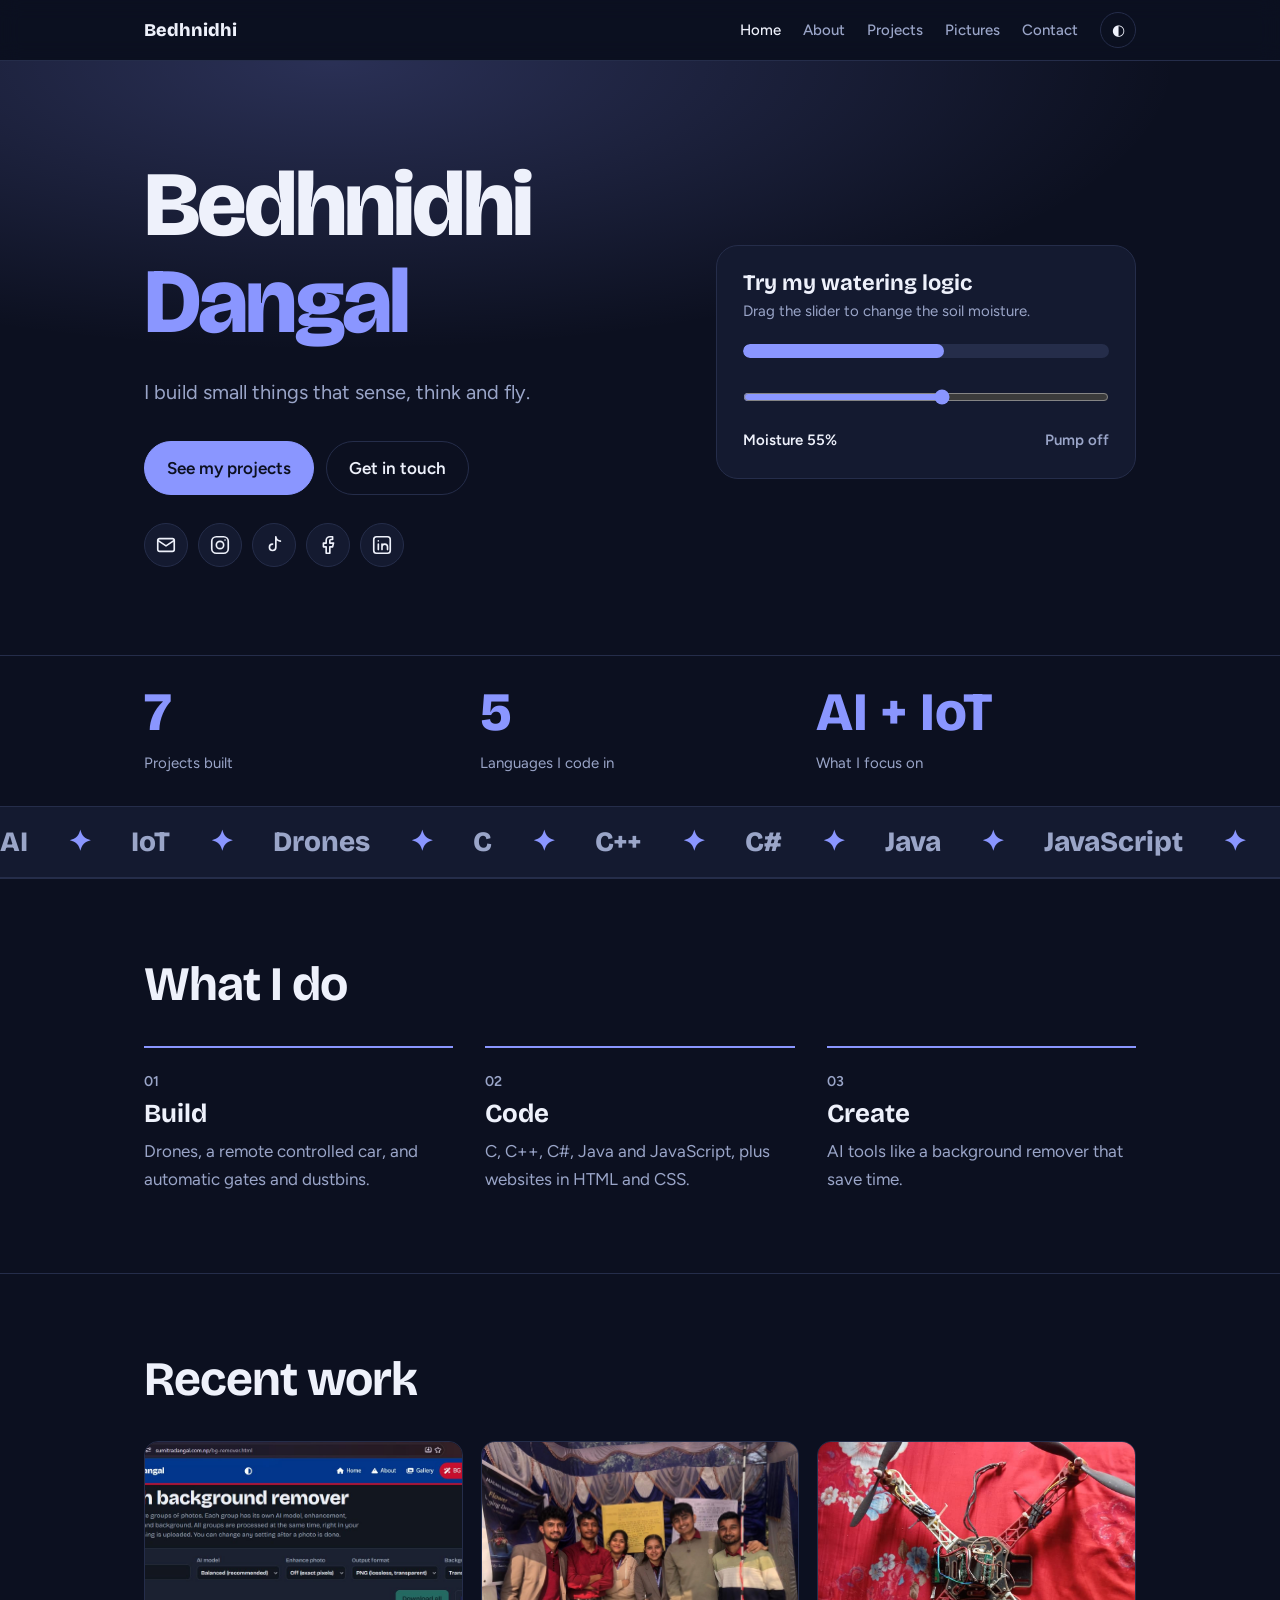
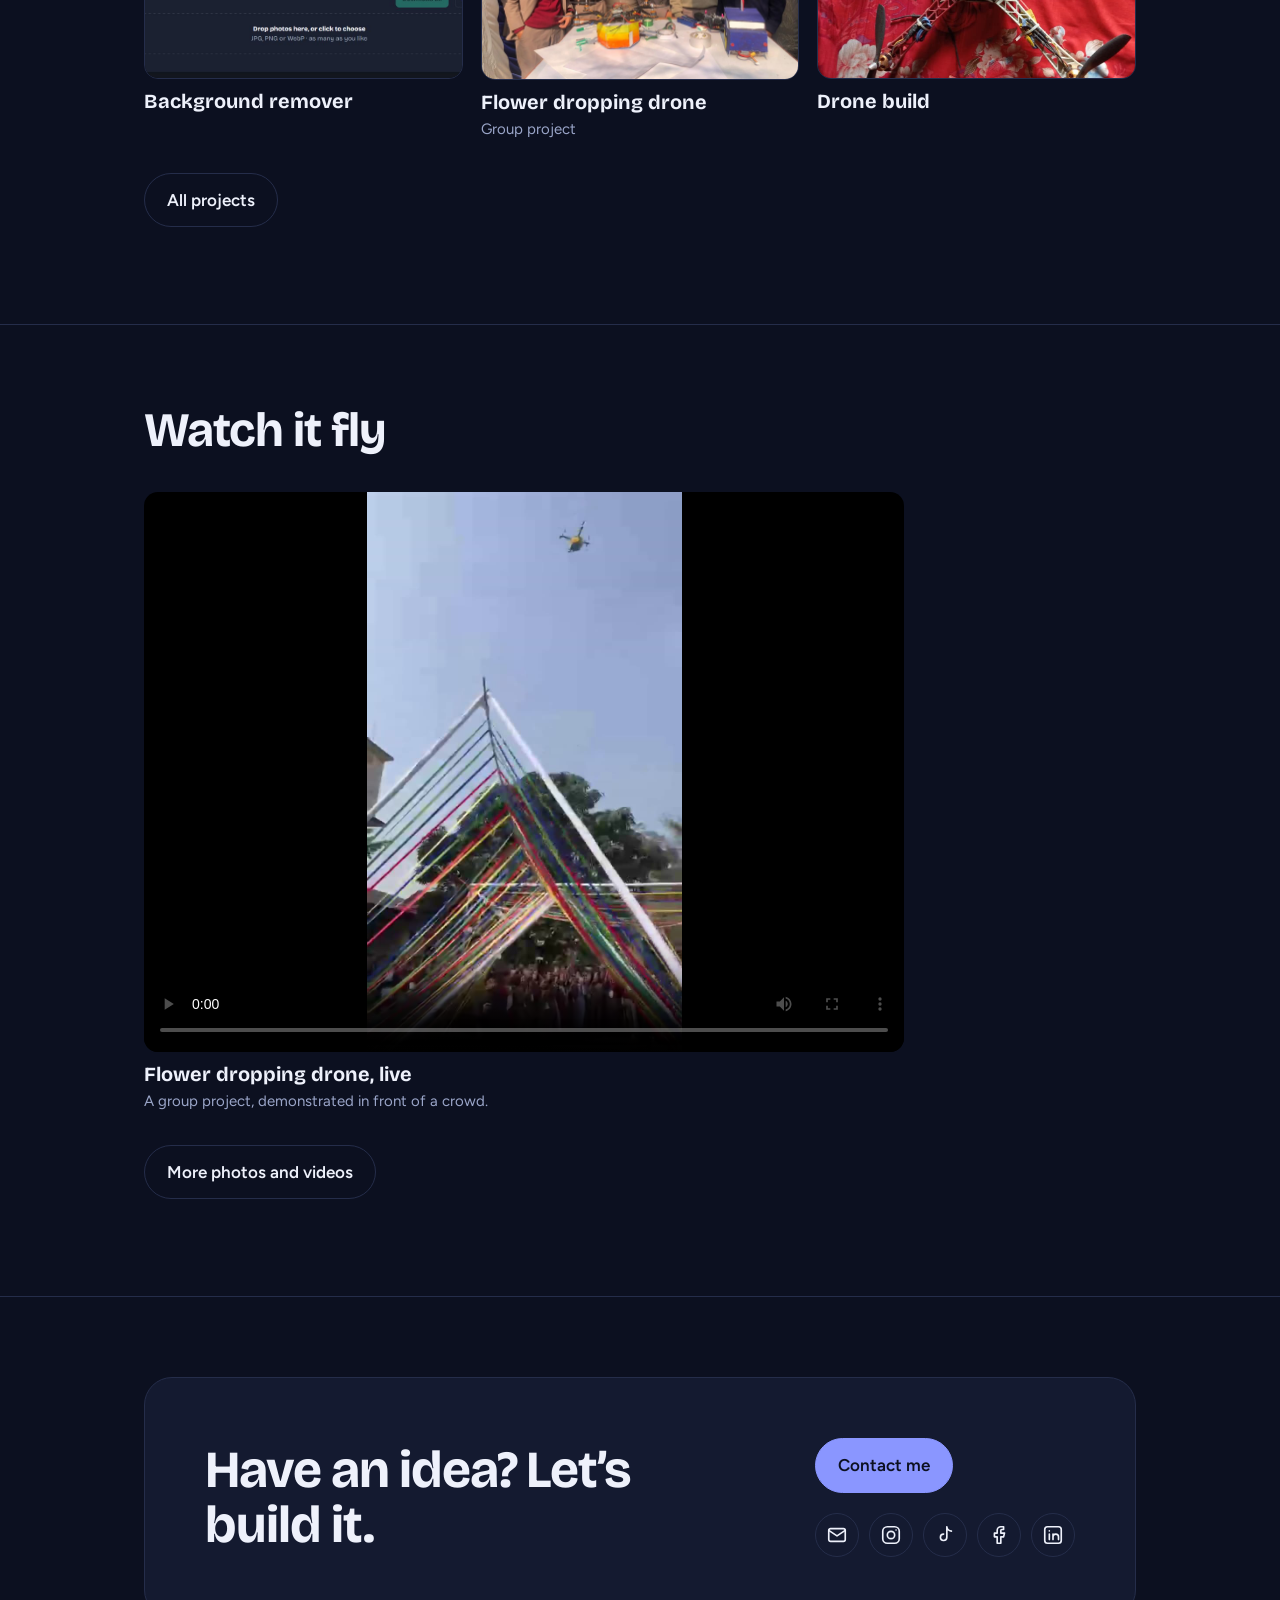
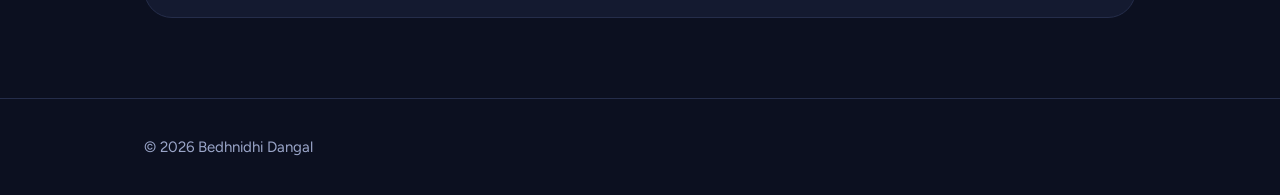
<file: index.html>
<!DOCTYPE html>
<html lang="en">
<head>
<meta charset="utf-8">
<meta name="viewport" content="width=device-width, initial-scale=1, viewport-fit=cover">
<title>Bedhnidhi Dangal</title>
<meta name="description" content="Bedhnidhi Dangal: AI, IoT, drones and code.">
<link rel="preconnect" href="https://fonts.googleapis.com">
<link rel="preconnect" href="https://fonts.gstatic.com" crossorigin>
<link href="https://fonts.googleapis.com/css2?family=Bricolage+Grotesque:opsz,wght@12..96,500;12..96,800&family=Figtree:wght@400;500;600&display=swap" rel="stylesheet">
<link rel="stylesheet" href="style.css">
</head>
<body>
<svg width="0" height="0" style="position:absolute" aria-hidden="true"><defs>
<symbol id="i-mail" viewBox="0 0 24 24"><rect x="3" y="5" width="18" height="14" rx="2"/><path d="m3 7 9 6 9-6"/></symbol>
<symbol id="i-ig" viewBox="0 0 24 24"><rect x="3" y="3" width="18" height="18" rx="5"/><circle cx="12" cy="12" r="4"/><path d="M17.5 6.5h.01"/></symbol>
<symbol id="i-fb" viewBox="0 0 24 24"><path d="M17 3h-3a4 4 0 0 0-4 4v3H7v4h3v7h4v-7h3l1-4h-4V7a1 1 0 0 1 1-1h2z"/></symbol>
<symbol id="i-in" viewBox="0 0 24 24"><rect x="3" y="3" width="18" height="18" rx="3"/><path d="M8 11v6M8 7.5v.01M12 17v-6m0 3a3 3 0 0 1 6 0v3"/></symbol>
<symbol id="i-tt" viewBox="0 0 24 24"><path d="M14 3v11.5a3.5 3.5 0 1 1-3.5-3.5M14 3c.3 2.6 2.2 4.5 5 4.8"/></symbol>
</defs></svg>
<header>
<div class="wrap">
<a class="logo" href="index.html">Bedhnidhi</a>
<nav>
<a href="index.html" aria-current="page">Home</a>
<a href="about.html">About</a>
<a href="projects.html">Projects</a>
<a href="picture.html">Pictures</a>
<a href="contact.html">Contact</a>
<button id="theme" aria-label="Switch light or dark theme">◐</button>
</nav>
</div>
</header>
<main>
<div class="band">
<div class="wrap hero">
<div>
<h1><span>Bedhnidhi</span><span>Dangal</span></h1>
<p class="lead">I build small things that sense, think and fly.</p>
<div class="btns">
<a class="btn main" href="projects.html">See my projects</a>
<a class="btn" href="contact.html">Get in touch</a>
</div>
<div class="socials"><a class="soc" href="mailto:bedhnidhidangal@gmail.com" aria-label="Email"><svg class="ic" aria-hidden="true"><use href="#i-mail"/></svg></a><a class="soc" href="https://www.instagram.com/bedhnidhi_d/" target="_blank" rel="noopener" aria-label="Instagram: @bedhnidhi_d"><svg class="ic" aria-hidden="true"><use href="#i-ig"/></svg></a><a class="soc" href="https://www.tiktok.com/@explorewithbedhnidhi" target="_blank" rel="noopener" aria-label="TikTok: @explorewithbedhnidhi"><svg class="ic" aria-hidden="true"><use href="#i-tt"/></svg></a><a class="soc" href="https://www.facebook.com/profile.php?id=61595639219378" target="_blank" rel="noopener" aria-label="Facebook: Bedhnidhi Dangal"><svg class="ic" aria-hidden="true"><use href="#i-fb"/></svg></a><a class="soc" href="https://np.linkedin.com/in/bedhnidhi-dangal-445711390" target="_blank" rel="noopener" aria-label="LinkedIn: bedhnidhi-dangal"><svg class="ic" aria-hidden="true"><use href="#i-in"/></svg></a></div>
</div>
<div class="plant" aria-label="Plant watering demo">
<h3>Try my watering logic</h3>
<p>Drag the slider to change the soil moisture.</p>
<div class="meter" id="meter"><i id="fill"></i></div>
<input type="range" id="moist" min="0" max="100" value="55" aria-label="Soil moisture">
<div class="status"><span id="val">Moisture 55%</span><span id="pump">Pump off</span></div>
</div>
</div>
</div>
<div class="statsbar"><div class="wrap stats">
<div class="stat"><b>7</b><span>Projects built</span></div>
<div class="stat"><b>5</b><span>Languages I code in</span></div>
<div class="stat"><b>AI + IoT</b><span>What I focus on</span></div>
</div></div>
<div class="ticker" aria-hidden="true"><div class="track"><span>AI</span><span>IoT</span><span>Drones</span><span>C</span><span>C++</span><span>C#</span><span>Java</span><span>JavaScript</span><span>HTML</span><span>CSS</span><span>AI</span><span>IoT</span><span>Drones</span><span>C</span><span>C++</span><span>C#</span><span>Java</span><span>JavaScript</span><span>HTML</span><span>CSS</span></div></div>
<section>
<div class="wrap">
<h2>What I do</h2>
<div class="do">
<div><small>01</small><h3>Build</h3><p>Drones, a remote controlled car, and automatic gates and dustbins.</p></div>
<div><small>02</small><h3>Code</h3><p>C, C++, C#, Java and JavaScript, plus websites in HTML and CSS.</p></div>
<div><small>03</small><h3>Create</h3><p>AI tools like a background remover that save time.</p></div>
</div>
</div>
</section>
<section>
<div class="wrap">
<h2>Recent work</h2>
<div class="gallery">
<a class="pick" href="projects.html#bg"><figure class="photo" data-hint="images/projects/bg-remover.jpg"><img src="images/projects/bg-remover.jpg" alt="Background remover" loading="lazy"></figure><h3>Background remover</h3></a>
<a class="pick" href="projects.html#flower"><figure class="photo" data-hint="images/projects/flower-drone.jpg"><img src="images/projects/flower-drone.jpg" alt="Flower dropping drone" loading="lazy"></figure><h3>Flower dropping drone</h3><p>Group project</p></a>
<a class="pick" href="projects.html#drone"><figure class="photo" data-hint="images/projects/drone.jpg"><img src="images/projects/drone.jpg" alt="Drone build" loading="lazy"></figure><h3>Drone build</h3></a>
</div>
<p class="more"><a class="btn" href="projects.html">All projects</a></p>
</div>
</section>
<section>
<div class="wrap">
<h2>Watch it fly</h2>
<div class="vcard feat"><video controls preload="metadata" playsinline poster="images/videos/flower-drone-launch-poster.jpg" aria-label="Flower dropping drone demonstration"><source src="images/videos/flower-drone-launch.mp4" type="video/mp4"></video><h3>Flower dropping drone, live</h3><p>A group project, demonstrated in front of a crowd.</p></div>
<p class="more"><a class="btn" href="picture.html">More photos and videos</a></p>
</div>
</section>
<section class="cta">
<div class="wrap">
<div class="box">
<h2>Have an idea? Let’s build it.</h2>
<div>
<a class="btn main" href="contact.html">Contact me</a>
<div class="socials"><a class="soc" href="mailto:bedhnidhidangal@gmail.com" aria-label="Email"><svg class="ic" aria-hidden="true"><use href="#i-mail"/></svg></a><a class="soc" href="https://www.instagram.com/bedhnidhi_d/" target="_blank" rel="noopener" aria-label="Instagram: @bedhnidhi_d"><svg class="ic" aria-hidden="true"><use href="#i-ig"/></svg></a><a class="soc" href="https://www.tiktok.com/@explorewithbedhnidhi" target="_blank" rel="noopener" aria-label="TikTok: @explorewithbedhnidhi"><svg class="ic" aria-hidden="true"><use href="#i-tt"/></svg></a><a class="soc" href="https://www.facebook.com/profile.php?id=61595639219378" target="_blank" rel="noopener" aria-label="Facebook: Bedhnidhi Dangal"><svg class="ic" aria-hidden="true"><use href="#i-fb"/></svg></a><a class="soc" href="https://np.linkedin.com/in/bedhnidhi-dangal-445711390" target="_blank" rel="noopener" aria-label="LinkedIn: bedhnidhi-dangal"><svg class="ic" aria-hidden="true"><use href="#i-in"/></svg></a></div>
</div>
</div>
</div>
</section>
</main>
<footer><div class="wrap">© <span id="yr">2026</span> Bedhnidhi Dangal</div></footer>
<script src="main.js"></script>
</body>
</html>
</file>
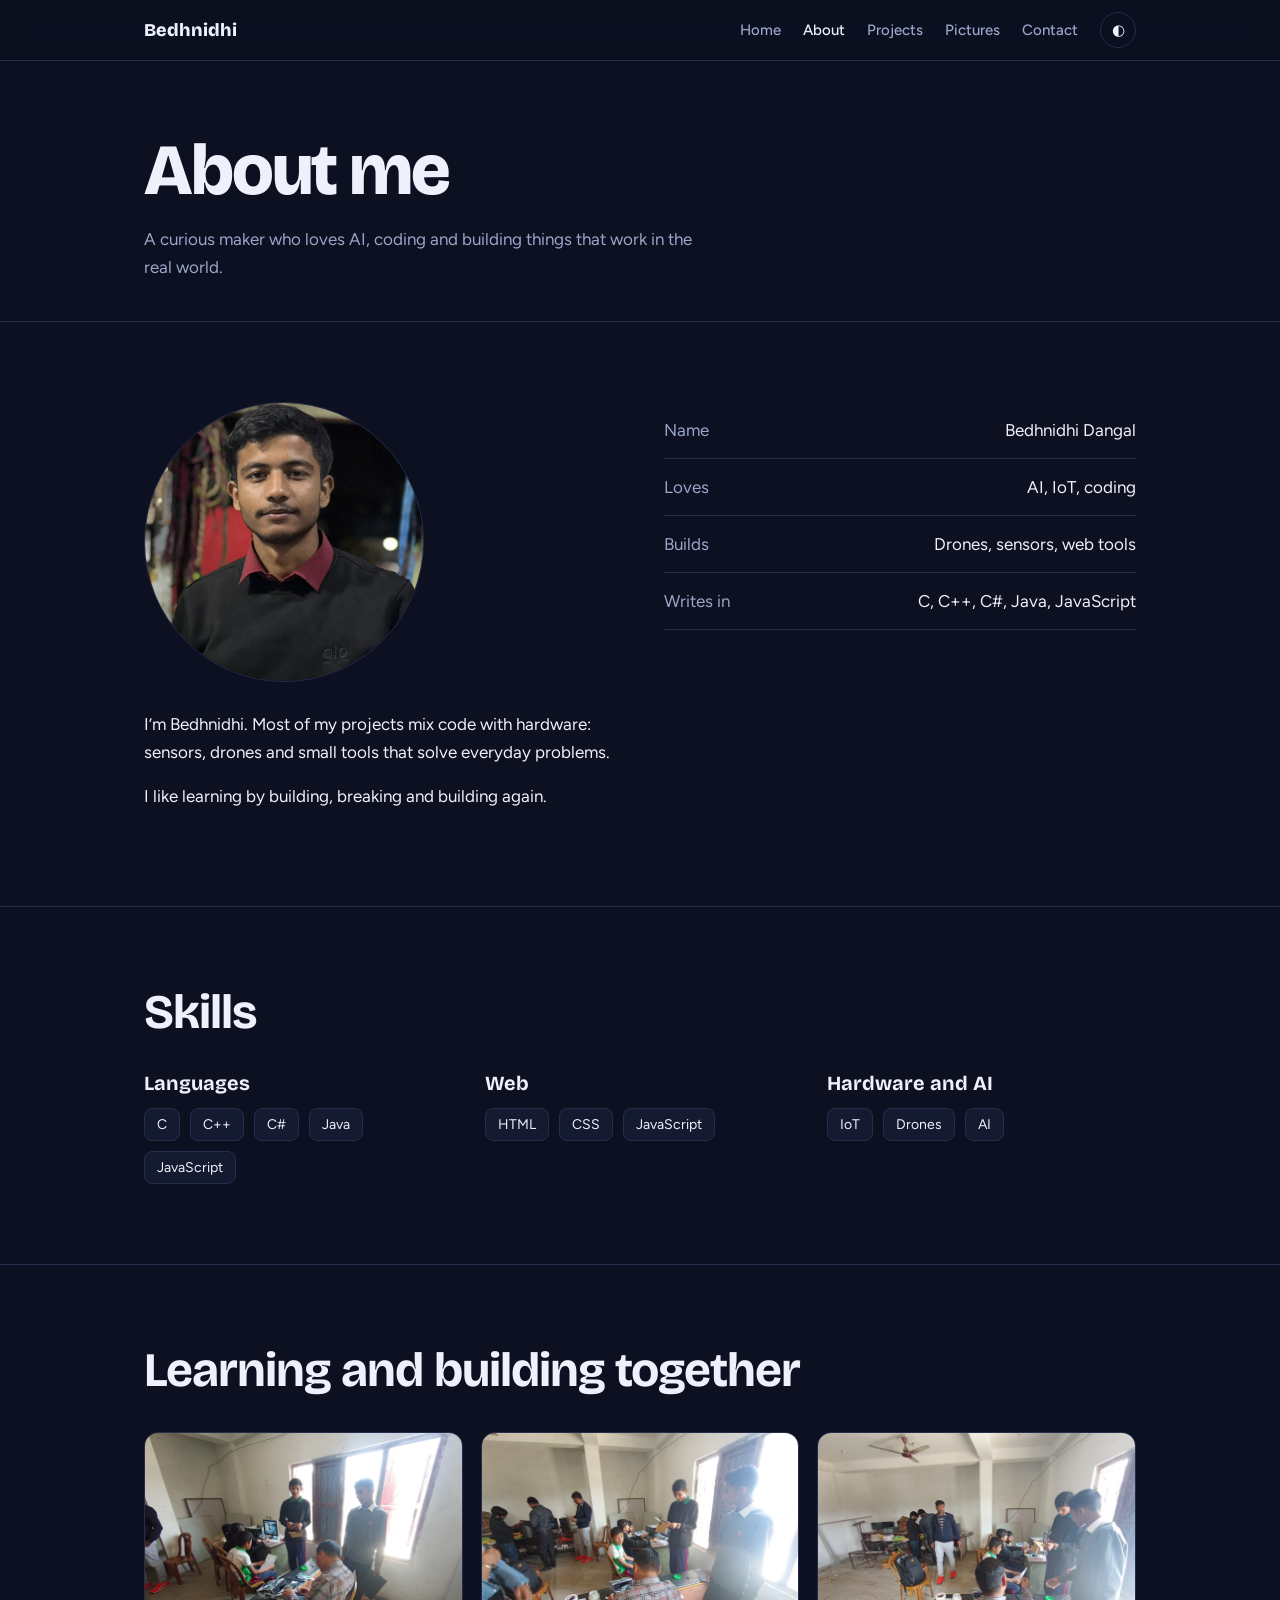
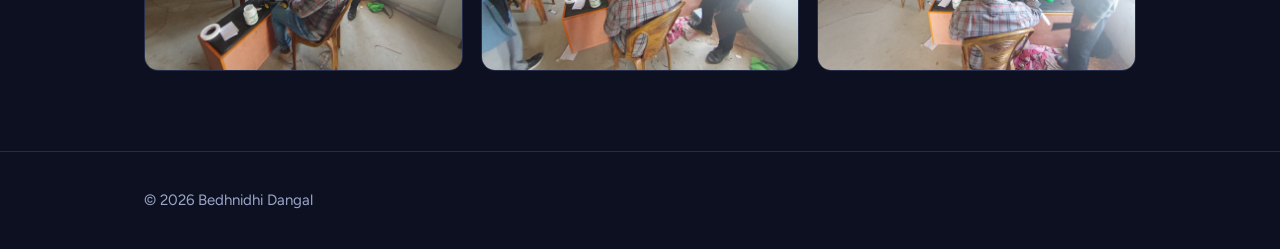
<file: about.html>
<!DOCTYPE html>
<html lang="en">
<head>
<meta charset="utf-8">
<meta name="viewport" content="width=device-width, initial-scale=1, viewport-fit=cover">
<title>About | Bedhnidhi Dangal</title>
<meta name="description" content="Bedhnidhi Dangal: AI, IoT, drones and code.">
<link rel="preconnect" href="https://fonts.googleapis.com">
<link rel="preconnect" href="https://fonts.gstatic.com" crossorigin>
<link href="https://fonts.googleapis.com/css2?family=Bricolage+Grotesque:opsz,wght@12..96,500;12..96,800&family=Figtree:wght@400;500;600&display=swap" rel="stylesheet">
<link rel="stylesheet" href="style.css">
</head>
<body>
<header>
<div class="wrap">
<a class="logo" href="index.html">Bedhnidhi</a>
<nav>
<a href="index.html">Home</a>
<a href="about.html" aria-current="page">About</a>
<a href="projects.html">Projects</a>
<a href="picture.html">Pictures</a>
<a href="contact.html">Contact</a>
<button id="theme" aria-label="Switch light or dark theme">◐</button>
</nav>
</div>
</header>
<main>
<div class="wrap pagehead">
<h1>About me</h1>
<p>A curious maker who loves AI, coding and building things that work in the real world.</p>
</div>
<section>
<div class="wrap about">
<div>
<figure class="photo avatar" data-hint="images/profile/me.jpg"><img src="images/profile/me.jpg" alt="Photo of Bedhnidhi Dangal"></figure>
<p>I’m Bedhnidhi. Most of my projects mix code with hardware: sensors, drones and small tools that solve everyday problems.</p>
<p>I like learning by building, breaking and building again.</p>
</div>
<ul class="facts">
<li><span>Name</span>Bedhnidhi Dangal</li>
<li><span>Loves</span>AI, IoT, coding</li>
<li><span>Builds</span>Drones, sensors, web tools</li>
<li><span>Writes in</span>C, C++, C#, Java, JavaScript</li>
</ul>
</div>
</section>
<section>
<div class="wrap">
<h2>Skills</h2>
<div class="skills">
<div><h3>Languages</h3><div class="tags"><span class="chip">C</span><span class="chip">C++</span><span class="chip">C#</span><span class="chip">Java</span><span class="chip">JavaScript</span></div></div>
<div><h3>Web</h3><div class="tags"><span class="chip">HTML</span><span class="chip">CSS</span><span class="chip">JavaScript</span></div></div>
<div><h3>Hardware and AI</h3><div class="tags"><span class="chip">IoT</span><span class="chip">Drones</span><span class="chip">AI</span></div></div>
</div>
</div>
</section>
<section><div class="wrap"><h2>Learning and building together</h2><div class="gallery"><figure class="photo" data-hint="images/gallery/workshop-1.jpg"><img src="images/gallery/workshop-1.jpg" alt="Workshop session" loading="lazy"></figure><figure class="photo" data-hint="images/gallery/workshop-2.jpg"><img src="images/gallery/workshop-2.jpg" alt="Workshop session" loading="lazy"></figure><figure class="photo" data-hint="images/gallery/workshop-3.jpg"><img src="images/gallery/workshop-3.jpg" alt="Workshop session" loading="lazy"></figure></div></div></section>
</main>
<footer><div class="wrap">© <span id="yr">2026</span> Bedhnidhi Dangal</div></footer>
<script src="main.js"></script>
</body>
</html>
</file>
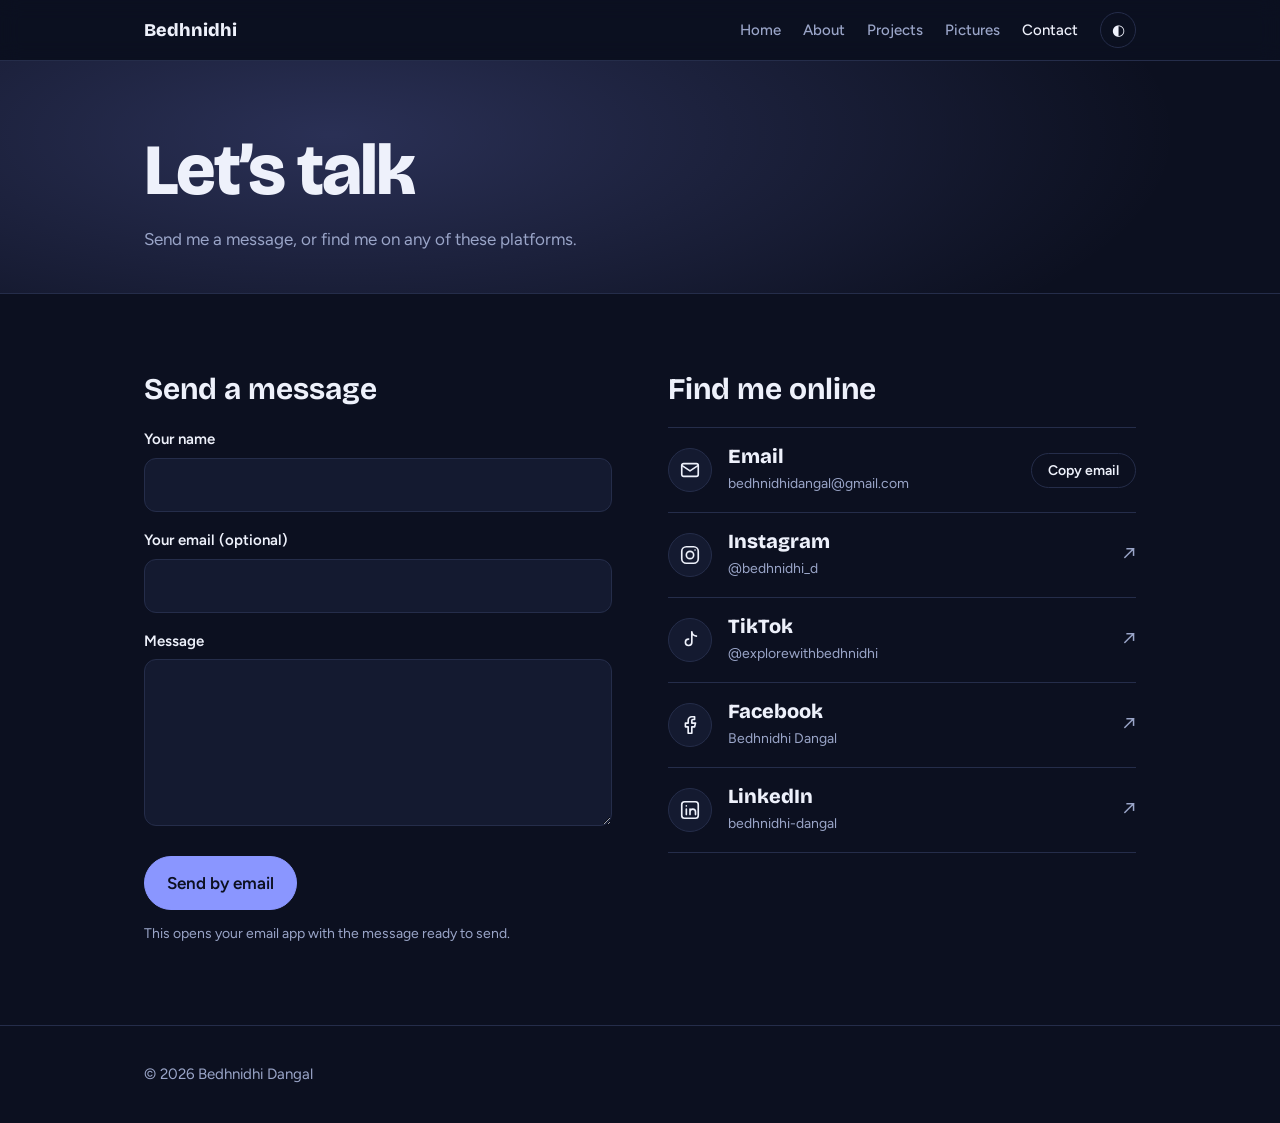
<file: contact.html>
<!DOCTYPE html>
<html lang="en">
<head>
<meta charset="utf-8">
<meta name="viewport" content="width=device-width, initial-scale=1, viewport-fit=cover">
<title>Contact | Bedhnidhi Dangal</title>
<meta name="description" content="Bedhnidhi Dangal: AI, IoT, drones and code.">
<link rel="preconnect" href="https://fonts.googleapis.com">
<link rel="preconnect" href="https://fonts.gstatic.com" crossorigin>
<link href="https://fonts.googleapis.com/css2?family=Bricolage+Grotesque:opsz,wght@12..96,500;12..96,800&family=Figtree:wght@400;500;600&display=swap" rel="stylesheet">
<link rel="stylesheet" href="style.css">
</head>
<body>
<svg width="0" height="0" style="position:absolute" aria-hidden="true"><defs>
<symbol id="i-mail" viewBox="0 0 24 24"><rect x="3" y="5" width="18" height="14" rx="2"/><path d="m3 7 9 6 9-6"/></symbol>
<symbol id="i-ig" viewBox="0 0 24 24"><rect x="3" y="3" width="18" height="18" rx="5"/><circle cx="12" cy="12" r="4"/><path d="M17.5 6.5h.01"/></symbol>
<symbol id="i-fb" viewBox="0 0 24 24"><path d="M17 3h-3a4 4 0 0 0-4 4v3H7v4h3v7h4v-7h3l1-4h-4V7a1 1 0 0 1 1-1h2z"/></symbol>
<symbol id="i-in" viewBox="0 0 24 24"><rect x="3" y="3" width="18" height="18" rx="3"/><path d="M8 11v6M8 7.5v.01M12 17v-6m0 3a3 3 0 0 1 6 0v3"/></symbol>
<symbol id="i-tt" viewBox="0 0 24 24"><path d="M14 3v11.5a3.5 3.5 0 1 1-3.5-3.5M14 3c.3 2.6 2.2 4.5 5 4.8"/></symbol>
</defs></svg>
<header>
<div class="wrap">
<a class="logo" href="index.html">Bedhnidhi</a>
<nav>
<a href="index.html">Home</a>
<a href="about.html">About</a>
<a href="projects.html">Projects</a>
<a href="picture.html">Pictures</a>
<a href="contact.html" aria-current="page">Contact</a>
<button id="theme" aria-label="Switch light or dark theme">◐</button>
</nav>
</div>
</header>
<main>
<div class="band">
<div class="wrap pagehead">
<h1>Let’s talk</h1>
<p>Send me a message, or find me on any of these platforms.</p>
</div>
</div>
<section>
<div class="wrap contact">
<div>
<h2>Send a message</h2>
<form id="cform">
<label for="fn">Your name</label>
<input id="fn" name="fn" required autocomplete="name">
<label for="fe">Your email (optional)</label>
<input id="fe" name="fe" type="email" autocomplete="email">
<label for="fm">Message</label>
<textarea id="fm" name="fm" rows="5" required></textarea>
<button class="btn main" type="submit">Send by email</button>
<p class="note">This opens your email app with the message ready to send.</p>
</form>
</div>
<div>
<h2>Find me online</h2>
<div class="chan mailrow"><span class="soc"><svg class="ic" aria-hidden="true"><use href="#i-mail"/></svg></span><span><b>Email</b><small>bedhnidhidangal@gmail.com</small></span><button class="btn" id="copy" type="button">Copy email</button></div>
<a class="chan" href="https://www.instagram.com/bedhnidhi_d/" target="_blank" rel="noopener"><span class="soc"><svg class="ic" aria-hidden="true"><use href="#i-ig"/></svg></span><span><b>Instagram</b><small>@bedhnidhi_d</small></span><span class="go" aria-hidden="true">↗</span></a>
<a class="chan" href="https://www.tiktok.com/@explorewithbedhnidhi" target="_blank" rel="noopener"><span class="soc"><svg class="ic" aria-hidden="true"><use href="#i-tt"/></svg></span><span><b>TikTok</b><small>@explorewithbedhnidhi</small></span><span class="go" aria-hidden="true">↗</span></a>
<a class="chan" href="https://www.facebook.com/profile.php?id=61595639219378" target="_blank" rel="noopener"><span class="soc"><svg class="ic" aria-hidden="true"><use href="#i-fb"/></svg></span><span><b>Facebook</b><small>Bedhnidhi Dangal</small></span><span class="go" aria-hidden="true">↗</span></a>
<a class="chan" href="https://np.linkedin.com/in/bedhnidhi-dangal-445711390" target="_blank" rel="noopener"><span class="soc"><svg class="ic" aria-hidden="true"><use href="#i-in"/></svg></span><span><b>LinkedIn</b><small>bedhnidhi-dangal</small></span><span class="go" aria-hidden="true">↗</span></a>
</div>
</div>
</section>
</main>
<footer><div class="wrap">© <span id="yr">2026</span> Bedhnidhi Dangal</div></footer>
<script src="main.js"></script>
</body>
</html>
</file>
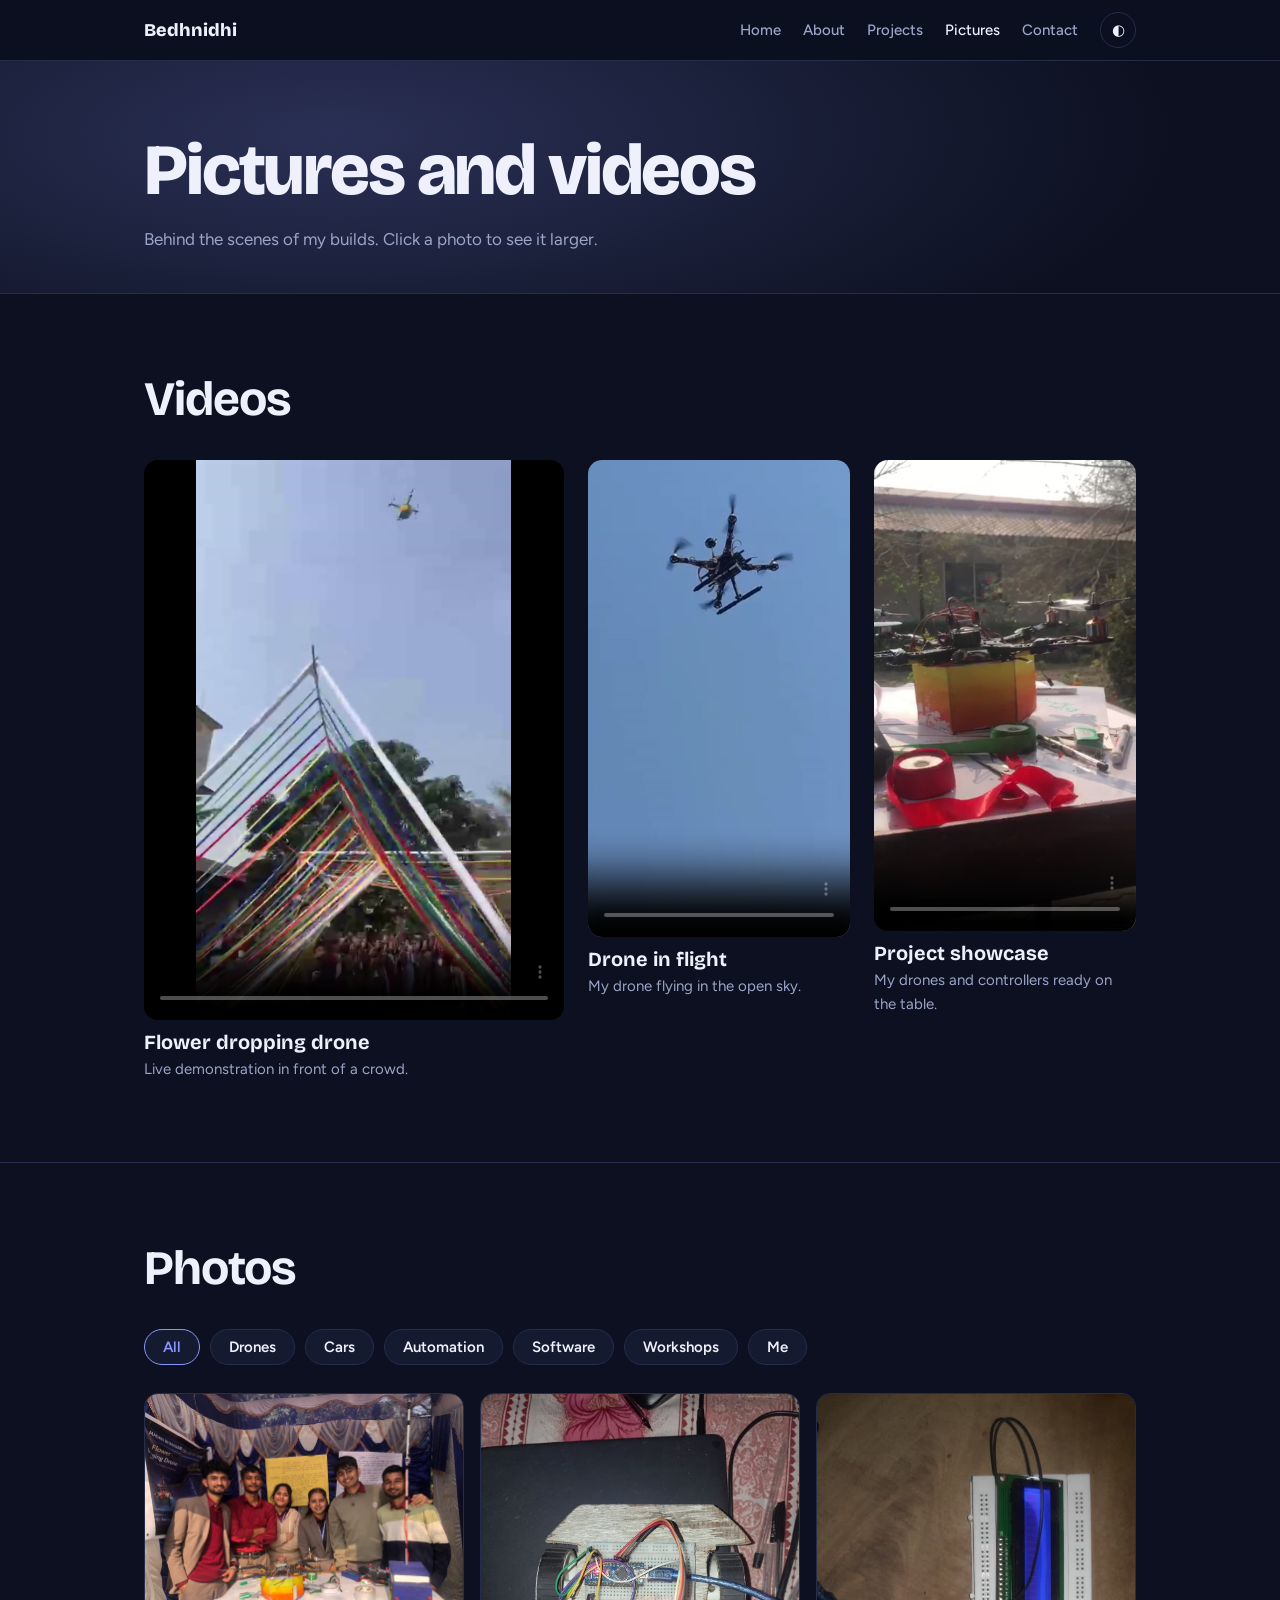
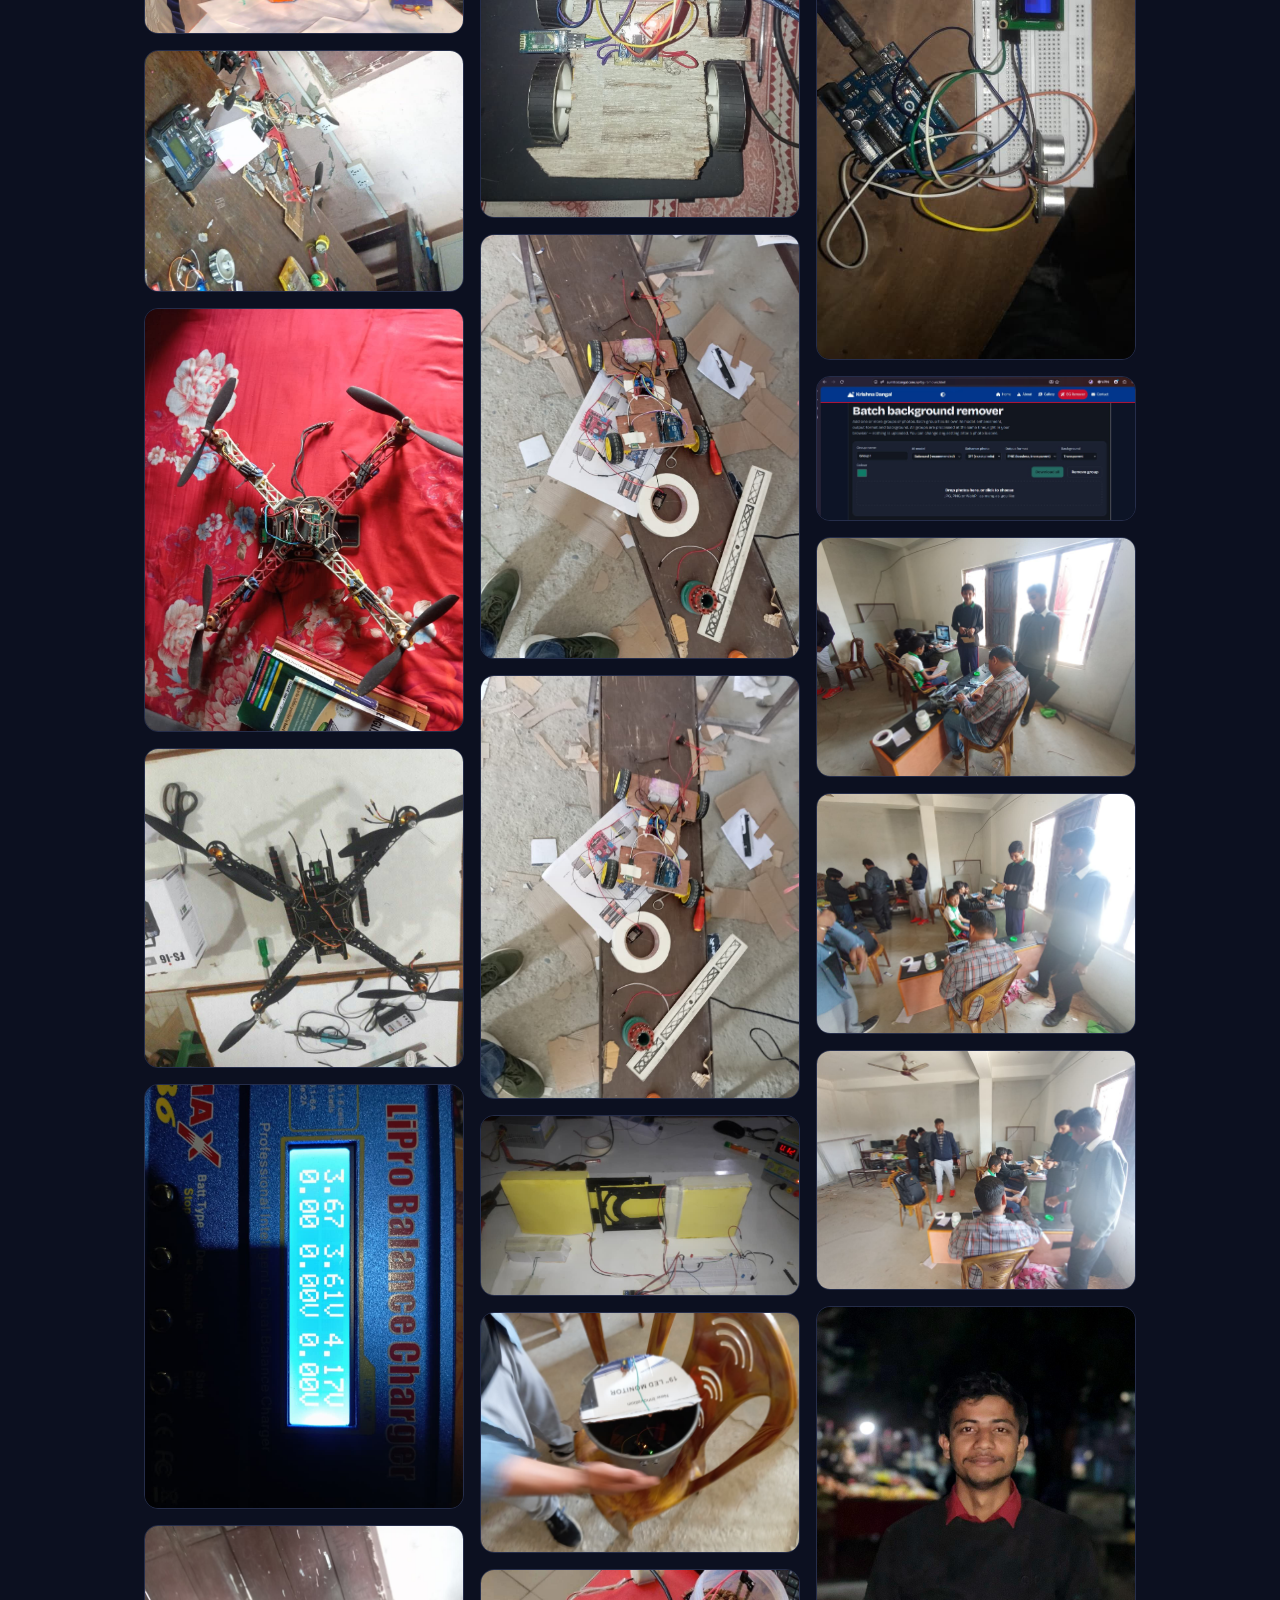
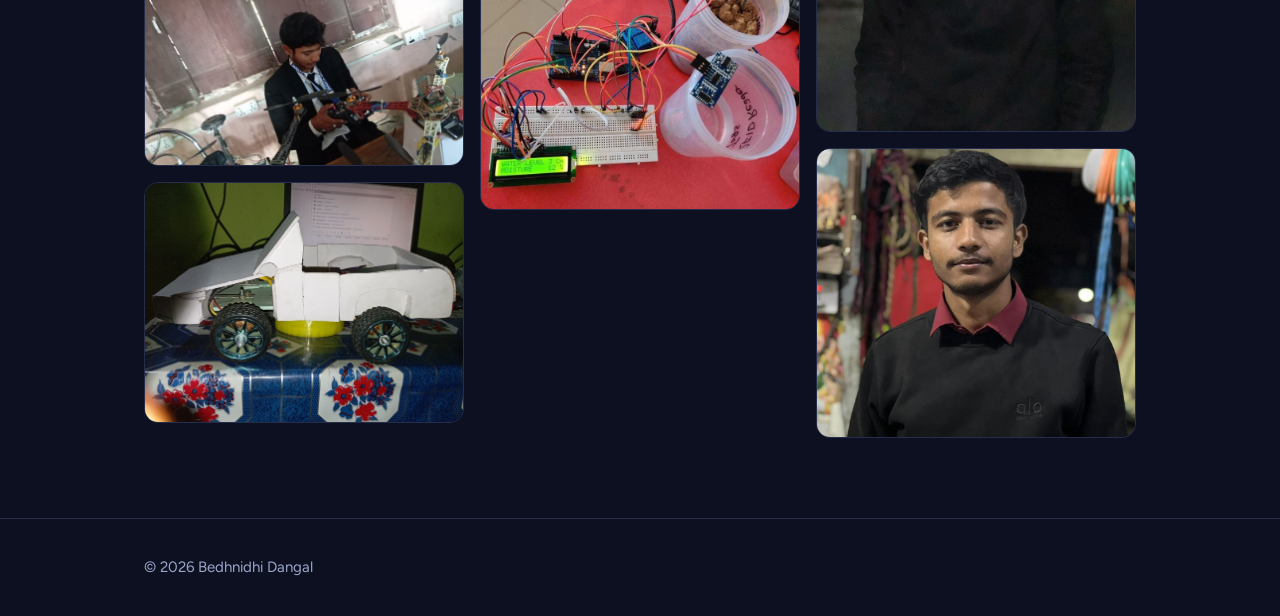
<file: picture.html>
<!DOCTYPE html>
<html lang="en">
<head>
<meta charset="utf-8">
<meta name="viewport" content="width=device-width, initial-scale=1, viewport-fit=cover">
<title>Pictures | Bedhnidhi Dangal</title>
<meta name="description" content="Bedhnidhi Dangal: AI, IoT, drones and code.">
<link rel="preconnect" href="https://fonts.googleapis.com">
<link rel="preconnect" href="https://fonts.gstatic.com" crossorigin>
<link href="https://fonts.googleapis.com/css2?family=Bricolage+Grotesque:opsz,wght@12..96,500;12..96,800&family=Figtree:wght@400;500;600&display=swap" rel="stylesheet">
<link rel="stylesheet" href="style.css">
</head>
<body>
<header>
<div class="wrap">
<a class="logo" href="index.html">Bedhnidhi</a>
<nav>
<a href="index.html">Home</a>
<a href="about.html">About</a>
<a href="projects.html">Projects</a>
<a href="picture.html" aria-current="page">Pictures</a>
<a href="contact.html">Contact</a>
<button id="theme" aria-label="Switch light or dark theme">◐</button>
</nav>
</div>
</header>
<main>
<div class="band"><div class="wrap pagehead">
<h1>Pictures and videos</h1>
<p>Behind the scenes of my builds. Click a photo to see it larger.</p>
</div></div>
<section><div class="wrap">
<h2>Videos</h2>
<div class="vids"><div class="vcard"><video controls preload="metadata" playsinline poster="images/videos/flower-drone-launch-poster.jpg" aria-label="Flower dropping drone demonstration"><source src="images/videos/flower-drone-launch.mp4" type="video/mp4"></video><h3>Flower dropping drone</h3><p>Live demonstration in front of a crowd.</p></div>
<div class="vcard"><video controls preload="metadata" playsinline poster="images/videos/drone-flight-poster.jpg" aria-label="Drone flying"><source src="images/videos/drone-flight.mp4" type="video/mp4"></video><h3>Drone in flight</h3><p>My drone flying in the open sky.</p></div>
<div class="vcard"><video controls preload="metadata" playsinline poster="images/videos/project-showcase-poster.jpg" aria-label="Project showcase table"><source src="images/videos/project-showcase.mp4" type="video/mp4"></video><h3>Project showcase</h3><p>My drones and controllers ready on the table.</p></div></div>
</div></section>
<section><div class="wrap">
<h2>Photos</h2>
<div class="chips" role="group" aria-label="Filter photos"><button class="chipbtn" type="button" data-f="all" aria-pressed="true">All</button><button class="chipbtn" type="button" data-f="drones" aria-pressed="false">Drones</button><button class="chipbtn" type="button" data-f="cars" aria-pressed="false">Cars</button><button class="chipbtn" type="button" data-f="auto" aria-pressed="false">Automation</button><button class="chipbtn" type="button" data-f="software" aria-pressed="false">Software</button><button class="chipbtn" type="button" data-f="workshop" aria-pressed="false">Workshops</button><button class="chipbtn" type="button" data-f="me" aria-pressed="false">Me</button></div>
<div class="masonry" style="margin-top:28px">
<figure class="photo" data-cat="drones" data-hint="images/projects/flower-drone.jpg"><img src="images/projects/flower-drone.jpg" alt="Flower dropping drone with the team" loading="lazy"></figure><figure class="photo" data-cat="drones" data-hint="images/projects/flower-drone-parts.jpg"><img src="images/projects/flower-drone-parts.jpg" alt="Flower dropping drone parts" loading="lazy"></figure><figure class="photo" data-cat="drones" data-hint="images/projects/drone.jpg"><img src="images/projects/drone.jpg" alt="Drone build" loading="lazy"></figure><figure class="photo" data-cat="drones" data-hint="images/projects/drone-frame.jpg"><img src="images/projects/drone-frame.jpg" alt="Drone frame from above" loading="lazy"></figure><figure class="photo" data-cat="drones" data-hint="images/projects/drone-charging.jpg"><img src="images/projects/drone-charging.jpg" alt="Charging the drone battery" loading="lazy"></figure><figure class="photo" data-cat="drones" data-hint="images/projects/drone-me.jpg"><img src="images/projects/drone-me.jpg" alt="Working on the drone" loading="lazy"></figure><figure class="photo" data-cat="cars" data-hint="images/projects/iot-car.jpg"><img src="images/projects/iot-car.jpg" alt="IoT remote controlled car" loading="lazy"></figure><figure class="photo" data-cat="cars" data-hint="images/projects/iot-car-chassis.jpg"><img src="images/projects/iot-car-chassis.jpg" alt="Car chassis with wiring" loading="lazy"></figure><figure class="photo" data-cat="cars" data-hint="images/projects/iot-car-build.jpg"><img src="images/projects/iot-car-build.jpg" alt="Building the car" loading="lazy"></figure><figure class="photo" data-cat="cars" data-hint="images/gallery/car-build-2.jpg"><img src="images/gallery/car-build-2.jpg" alt="Car build in progress" loading="lazy"></figure><figure class="photo" data-cat="auto" data-hint="images/projects/gate.jpg"><img src="images/projects/gate.jpg" alt="Automatic gate" loading="lazy"></figure><figure class="photo" data-cat="auto" data-hint="images/projects/dustbin.jpg"><img src="images/projects/dustbin.jpg" alt="Automatic dustbin" loading="lazy"></figure><figure class="photo" data-cat="auto" data-hint="images/projects/watering.jpg"><img src="images/projects/watering.jpg" alt="Automatic plant watering" loading="lazy"></figure><figure class="photo" data-cat="auto" data-hint="images/gallery/electronics-lcd.jpg"><img src="images/gallery/electronics-lcd.jpg" alt="Arduino with LCD and ultrasonic sensors" loading="lazy"></figure><figure class="photo" data-cat="software" data-hint="images/projects/bg-remover.jpg"><img src="images/projects/bg-remover.jpg" alt="Background remover tool" loading="lazy"></figure><figure class="photo" data-cat="workshop" data-hint="images/gallery/workshop-1.jpg"><img src="images/gallery/workshop-1.jpg" alt="Workshop session" loading="lazy"></figure><figure class="photo" data-cat="workshop" data-hint="images/gallery/workshop-2.jpg"><img src="images/gallery/workshop-2.jpg" alt="Workshop session" loading="lazy"></figure><figure class="photo" data-cat="workshop" data-hint="images/gallery/workshop-3.jpg"><img src="images/gallery/workshop-3.jpg" alt="Workshop session" loading="lazy"></figure><figure class="photo" data-cat="me" data-hint="images/gallery/portrait.jpg"><img src="images/gallery/portrait.jpg" alt="Bedhnidhi Dangal" loading="lazy"></figure><figure class="photo" data-cat="me" data-hint="images/profile/me.jpg"><img src="images/profile/me.jpg" alt="Bedhnidhi Dangal" loading="lazy"></figure>
</div>
</div></section>
</main>
<footer><div class="wrap">© <span id="yr">2026</span> Bedhnidhi Dangal</div></footer>
<script src="main.js"></script>
</body>
</html>
</file>
<file: style.css>
:root{--bg:#0c1020;--surface:#141a30;--line:#252d4a;--text:#eef1fb;--muted:#9aa5c8;--accent:#8a96ff;--warm:#ffc857;color-scheme:dark;
box-sizing:border-box;padding-top:env(safe-area-inset-top,0px);padding-bottom:env(safe-area-inset-bottom,0px)}
:root[data-theme="light"]{--bg:#f6f7fc;--surface:#ffffff;--line:#dde1f0;--text:#12172b;--muted:#566086;--accent:#4452e0;--warm:#a86f00;color-scheme:light}
html{scroll-behavior:smooth;scroll-padding-top:calc(env(safe-area-inset-top,0px) + 70px)}
*,*::before,*::after{box-sizing:inherit}
body{margin:0;background:var(--bg);color:var(--text);font:400 17px/1.65 Figtree,system-ui,-apple-system,"Segoe UI",sans-serif}
body::before{content:"";position:fixed;inset:0 0 auto;height:env(safe-area-inset-top,0px);background:var(--bg);z-index:10}
h1,h2,h3{font-family:"Bricolage Grotesque",Figtree,system-ui,sans-serif;margin:0;line-height:1.05}
a{color:inherit}
:focus-visible{outline:2px solid var(--accent);outline-offset:3px;border-radius:4px}
.wrap{max-width:1040px;margin:0 auto;padding:0 24px}
header{position:sticky;top:env(safe-area-inset-top,0px);z-index:11;background:color-mix(in srgb,var(--bg) 88%,transparent);backdrop-filter:blur(10px);border-bottom:1px solid var(--line)}
header .wrap{display:flex;align-items:center;justify-content:space-between;height:60px}
.logo{font:800 18px "Bricolage Grotesque",sans-serif;text-decoration:none}
nav{display:flex;gap:22px;align-items:center}
nav a{text-decoration:none;color:var(--muted);font-size:15px;font-weight:500}
nav a:hover{color:var(--text)}
#theme{background:none;border:1px solid var(--line);color:var(--text);border-radius:99px;width:36px;height:36px;cursor:pointer;font-size:15px}
.hero{display:grid;grid-template-columns:1.25fr 1fr;gap:48px;align-items:center;padding:96px 0 88px}
.hero h1{font-size:clamp(46px,8vw,92px);font-weight:800;letter-spacing:-.03em}
.hero h1 span{display:block;animation:rise .9s cubic-bezier(.2,.7,.2,1) both}
.hero h1 span:nth-child(2){animation-delay:.12s;color:var(--accent)}
@keyframes rise{from{opacity:0;transform:translateY(28px)}to{opacity:1;transform:none}}
.lead{font-size:20px;color:var(--muted);max-width:30ch;margin:26px 0 32px}
.btns{display:flex;gap:12px;flex-wrap:wrap}
.btn{display:inline-block;padding:12px 22px;border-radius:99px;font-weight:600;text-decoration:none;border:1px solid var(--line)}
.btn.main{background:var(--accent);color:#0c1020;border-color:var(--accent)}
.btn:hover{transform:translateY(-2px)}
.btn{transition:transform .2s}
.plant{background:var(--surface);border:1px solid var(--line);border-radius:22px;padding:26px}
.plant h3{font-size:22px;margin-bottom:4px}
.plant p{margin:0 0 20px;color:var(--muted);font-size:15px}
.meter{height:14px;border-radius:99px;background:var(--line);overflow:hidden}
.meter i{display:block;height:100%;width:50%;background:var(--accent);border-radius:99px;transition:width .2s,background .3s}
.meter.dry i{background:var(--warm)}
input[type=range]{width:100%;margin:18px 0 10px;accent-color:var(--accent)}
.status{display:flex;justify-content:space-between;font-weight:600;font-size:15px}
#pump{color:var(--muted)}
.meter.dry~.status #pump{color:var(--warm)}
section{padding:80px 0;border-top:1px solid var(--line)}
section>.wrap>h2{font-size:clamp(32px,5vw,48px);margin-bottom:36px;letter-spacing:-.02em}
.about{display:grid;grid-template-columns:1fr 1fr;gap:48px}
.about p{margin:0 0 16px;max-width:52ch}
.facts{list-style:none;margin:0;padding:0}
.facts li{display:flex;justify-content:space-between;gap:16px;padding:14px 0;border-bottom:1px solid var(--line)}
.facts span{color:var(--muted)}
.proj{display:grid;grid-template-columns:1fr 1.6fr;gap:24px;padding:30px 0;border-top:1px solid var(--line);transition:padding-left .25s}
.proj:last-child{border-bottom:1px solid var(--line)}
.proj:hover{padding-left:14px}
.proj h3{font-size:26px}
.proj p{margin:0 0 12px;color:var(--muted)}
.tags{display:flex;flex-wrap:wrap;gap:8px}
.tag,.chip{border:1px solid var(--line);border-radius:8px;padding:4px 12px;font-size:14px;background:var(--surface)}
.skills{display:grid;grid-template-columns:repeat(3,1fr);gap:32px}
.skills h3{font-size:20px;margin-bottom:14px}
.skills .tags{gap:10px}
.mail{font:800 clamp(24px,5.2vw,54px)/1.1 "Bricolage Grotesque",sans-serif;text-decoration:none;word-break:break-word;border-bottom:3px solid var(--accent)}
.links{display:flex;gap:12px;flex-wrap:wrap;margin-top:32px}
footer{padding:36px 0;border-top:1px solid var(--line);color:var(--muted);font-size:15px}
@media(max-width:780px){
.hero,.about,.proj,.skills{grid-template-columns:1fr}
.hero{padding:56px 0}
nav a.hide{display:none}
section{padding:56px 0}
}
@media(prefers-reduced-motion:reduce){html{scroll-behavior:auto}.hero h1 span{animation:none}.btn,.proj,.meter i{transition:none}}

nav a[aria-current]{color:var(--text)}
.pagehead{padding:72px 0 40px}
.pagehead h1{font-size:clamp(40px,7vw,72px);font-weight:800;letter-spacing:-.03em}
.pagehead p{color:var(--muted);max-width:52ch;margin:16px 0 0}
.photo{margin:0;aspect-ratio:4/3;border-radius:14px;overflow:hidden;background:var(--surface);border:1px solid var(--line)}
.photo img{width:100%;height:100%;object-fit:cover;display:block}
.photo.empty{border-style:dashed;display:grid;place-items:center;text-align:center;padding:12px;color:var(--muted);font-size:14px}
.photo.empty img{display:none}
.photo.empty::after{content:"Add photo: " attr(data-hint)}
.photo.avatar{aspect-ratio:1;max-width:280px;border-radius:50%;margin-bottom:28px}
.proj2{display:grid;grid-template-columns:320px 1fr;gap:28px;padding:30px 0;border-top:1px solid var(--line)}
.proj2:last-child{border-bottom:1px solid var(--line)}
.proj2 h3{font-size:26px;margin-bottom:10px}
.proj2 p{margin:0 0 14px;color:var(--muted);max-width:56ch}
.gallery{display:grid;grid-template-columns:repeat(auto-fill,minmax(250px,1fr));gap:18px}
.gallery .photo:not(.empty){cursor:zoom-in}
.pick{text-decoration:none;display:block}
.pick h3{font-size:20px;margin-top:12px}
.pick p{margin:4px 0 0;color:var(--muted);font-size:15px}
.more{margin-top:32px}
dialog.lb{border:0;background:transparent;padding:0;max-width:92vw;max-height:92vh}
dialog.lb::backdrop{background:rgba(0,0,0,.85)}
dialog.lb img{max-width:92vw;max-height:88vh;border-radius:12px;display:block}
@media(max-width:780px){
.proj2{grid-template-columns:1fr}
nav{gap:14px;overflow-x:auto}
nav a{font-size:14px;white-space:nowrap}
.pagehead{padding:48px 0 24px}
}

/* ---- Home and Contact upgrade ---- */
.ic{width:22px;height:22px;fill:none;stroke:currentColor;stroke-width:1.8;stroke-linecap:round;stroke-linejoin:round}
.band{position:relative;overflow:hidden}
.band::before{content:"";position:absolute;inset:-20% -10% auto -10%;height:480px;background:radial-gradient(55% 60% at 30% 25%,color-mix(in srgb,var(--accent) 24%,transparent),transparent);pointer-events:none}
.band>*{position:relative}
.socials{display:flex;gap:10px;flex-wrap:wrap;margin-top:28px}
.soc{width:44px;height:44px;flex:none;border-radius:50%;border:1px solid var(--line);display:grid;place-items:center;background:var(--surface);color:var(--text);transition:transform .2s,border-color .2s,color .2s}
a.soc:hover,.chan:hover .soc{transform:translateY(-3px);border-color:var(--accent);color:var(--accent)}
.statsbar{border-top:1px solid var(--line)}
.stats{display:grid;grid-template-columns:repeat(3,1fr);gap:16px}
.stat{padding:30px 0}
.stat b{display:block;font:800 clamp(30px,5vw,54px)/1 "Bricolage Grotesque",sans-serif;color:var(--accent);margin-bottom:8px}
.stat span{color:var(--muted);font-size:15px}
.ticker{overflow:hidden;border-top:1px solid var(--line);border-bottom:1px solid var(--line);background:var(--surface);padding:18px 0}
.track{display:flex;width:max-content;animation:slide 30s linear infinite;font:800 28px "Bricolage Grotesque",sans-serif;color:var(--muted)}
.track span{padding-right:40px}
.track span::after{content:"✦";margin-left:40px;color:var(--accent)}
@keyframes slide{to{transform:translateX(-50%)}}
.do{display:grid;grid-template-columns:repeat(3,1fr);gap:32px}
.do>div{border-top:2px solid var(--accent);padding-top:18px}
.do small{color:var(--muted);font-weight:600}
.do h3{font-size:26px;margin:6px 0 10px}
.do p{margin:0;color:var(--muted)}
.cta .box{background:var(--surface);border:1px solid var(--line);border-radius:28px;padding:clamp(26px,5vw,60px);display:flex;flex-wrap:wrap;gap:28px;align-items:center;justify-content:space-between}
.cta h2{font-size:clamp(30px,5vw,52px);letter-spacing:-.02em;max-width:14ch}
.cta .socials{margin-top:20px}
.contact{display:grid;grid-template-columns:1fr 1fr;gap:56px}
.contact h2{font-size:30px;margin-bottom:22px}
form label{display:block;font-weight:600;font-size:15px;margin:16px 0 6px}
input,textarea{width:100%;background:var(--surface);border:1px solid var(--line);color:var(--text);border-radius:12px;padding:12px 14px;font:inherit}
input:focus,textarea:focus{outline:none;border-color:var(--accent)}
form .btn{margin-top:22px;cursor:pointer;font:inherit;font-weight:600}
.note{color:var(--muted);font-size:14px;margin:12px 0 0}
.chan{display:flex;align-items:center;gap:16px;padding:16px 0;border-bottom:1px solid var(--line);text-decoration:none;transition:padding-left .2s}
a.chan:hover{padding-left:10px}
.chan b{display:block;font:800 20px "Bricolage Grotesque",sans-serif}
.chan small{color:var(--muted);font-size:14px;word-break:break-all}
.chan .go{margin-left:auto;color:var(--muted);font-size:20px}
.mailrow{border-top:1px solid var(--line)}
.mailrow .btn{margin:0 0 0 auto;padding:8px 16px;font-size:14px;cursor:pointer;background:none;color:var(--text);font-family:inherit}
@media(max-width:780px){.contact,.do{grid-template-columns:1fr}.stats{gap:8px}.track{font-size:22px}.mailrow{flex-wrap:wrap}}
@media(prefers-reduced-motion:reduce){.track{animation:none}}

/* ---- Projects, videos and filters ---- */
.chips{display:flex;flex-wrap:wrap;gap:10px;margin-top:26px}
.chipbtn{border:1px solid var(--line);background:var(--surface);color:var(--text);border-radius:99px;padding:8px 18px;font:600 15px Figtree,sans-serif;cursor:pointer;text-decoration:none;transition:border-color .2s,color .2s}
.chipbtn:hover,.chipbtn[aria-pressed="true"]{border-color:var(--accent);color:var(--accent)}
.proj3{display:grid;grid-template-columns:1.1fr 1fr;gap:40px;padding:56px 0;border-top:1px solid var(--line);align-items:start}
.proj3:first-child{border-top:0;padding-top:0}
.proj3 .num{font:800 16px "Bricolage Grotesque",sans-serif;color:var(--accent)}
.proj3 h2{font-size:clamp(28px,4vw,42px);margin:8px 0 14px;letter-spacing:-.02em}
.proj3 p{color:var(--muted);margin:0 0 16px;max-width:50ch}
.thumbs{display:grid;grid-template-columns:repeat(3,1fr);gap:10px;margin-top:10px}
.thumbs .photo{aspect-ratio:1;border-radius:10px}
.shots .photo:not(.empty),.masonry .photo:not(.empty){cursor:zoom-in}
.vidbox{grid-column:1/-1}
.vidbox.portrait video{max-width:300px}
video{width:100%;display:block;border-radius:14px;background:#000;object-fit:contain;max-height:560px}
.vids{display:grid;grid-template-columns:1.6fr 1fr 1fr;gap:24px;align-items:start}
.vcard h3{font-size:20px;margin:12px 0 4px}
.vcard p{margin:0;color:var(--muted);font-size:15px}
.vcard.feat{max-width:760px}
.masonry{columns:3 260px;column-gap:16px}
.masonry .photo{aspect-ratio:auto;margin:0 0 16px;break-inside:avoid}
.masonry .photo img{height:auto}
.masonry .photo.empty{aspect-ratio:4/3}
.hide{display:none!important}
@media(max-width:780px){.proj3{grid-template-columns:1fr;gap:22px;padding:40px 0}.vids{grid-template-columns:1fr}}

/* ---- Mobile spacing fixes ---- */
.hero{padding-left:24px;padding-right:24px}
.pagehead{padding-left:24px;padding-right:24px}
header .wrap{gap:14px}
.logo{flex:none}
nav{min-width:0}
@media(max-width:780px){nav{gap:16px;padding-right:2px}}
</file>
